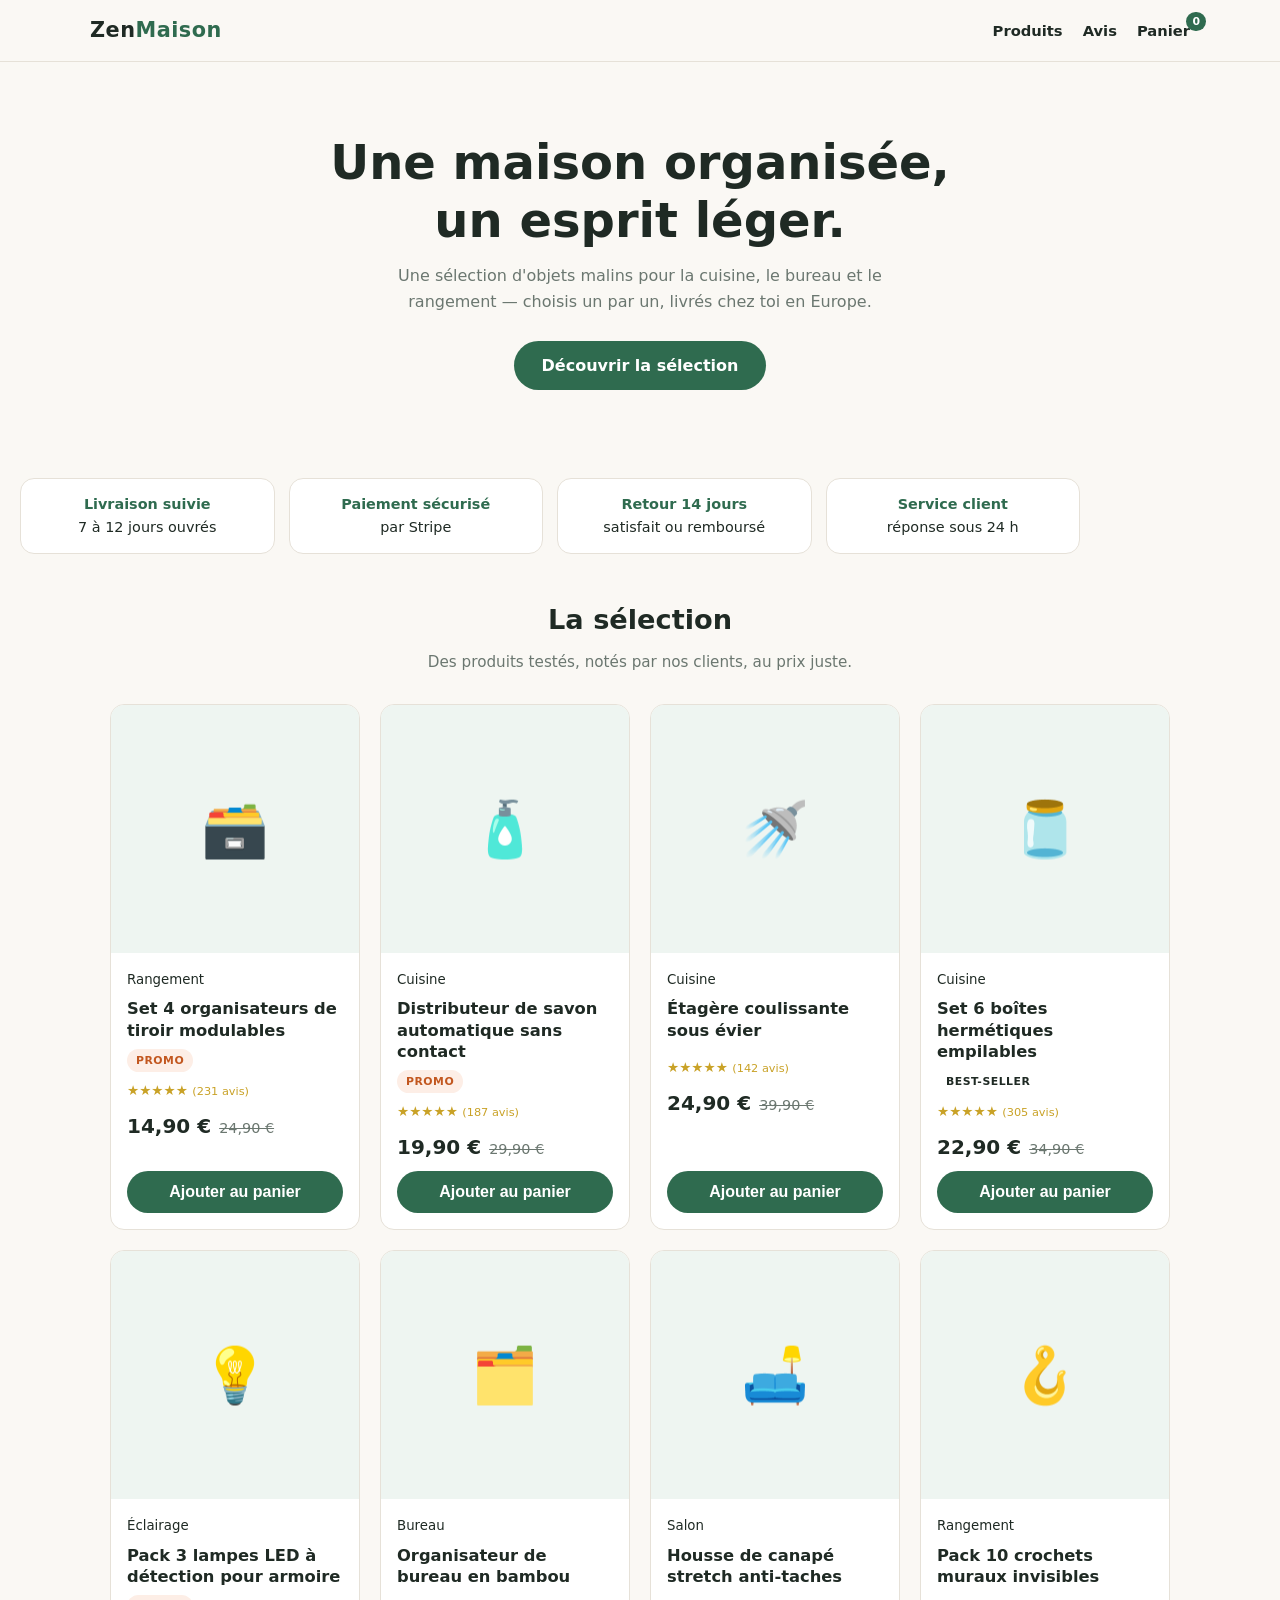
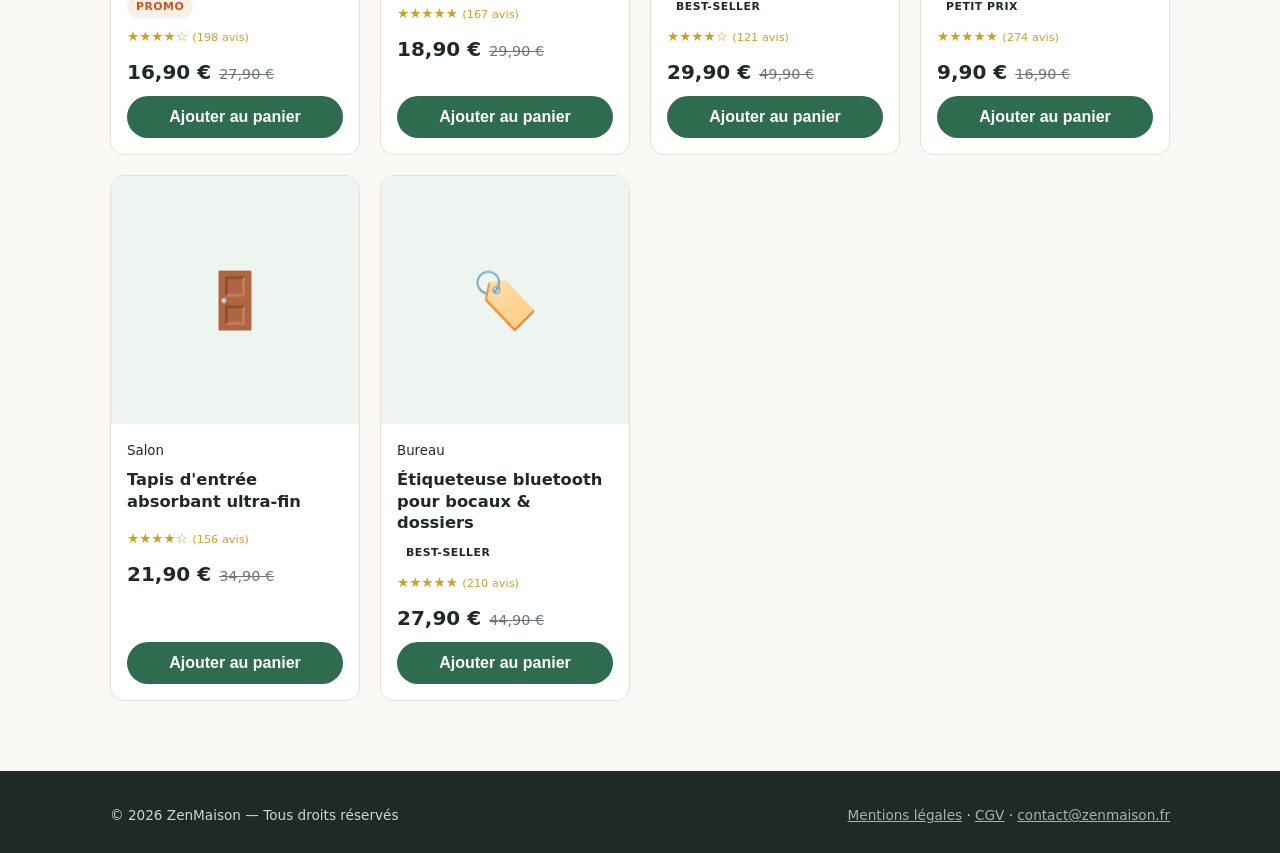
<file: index.html>
<!DOCTYPE html>
<html lang="fr">
<head>
  <meta charset="UTF-8">
  <meta name="viewport" content="width=device-width, initial-scale=1.0">
  <meta name="description" content="ZenMaison — l'essentiel pour une maison organisée : cuisine, bureau, rangement. Livraison Europe, paiement sécurisé Stripe.">
  <title>ZenMaison — L'essentiel pour une maison organisée</title>
  <link rel="stylesheet" href="style.css">
</head>
<body>

<header>
  <div class="conteneur barre">
    <div class="marque">Zen<span>Maison</span></div>
    <nav>
      <ul>
        <li><a href="#produits">Produits</a></li>
        <li><a href="#confiance">Avis</a></li>
        <li><a href="#" id="lien-panier">Panier <span id="compteur-panier">0</span></a></li>
      </ul>
    </nav>
  </div>
</header>

<section class="hero conteneur">
  <h1>Une maison organisée,<br>un esprit léger.</h1>
  <p>Une sélection d'objets malins pour la cuisine, le bureau et le rangement — choisis un par un, livrés chez toi en Europe.</p>
  <a class="btn" href="#produits">Découvrir la sélection</a>
</section>

<section class="conteneur confiance" id="confiance">
  <div><b>Livraison suivie</b><br>7 à 12 jours ouvrés</div>
  <div><b>Paiement sécurisé</b><br>par Stripe</div>
  <div><b>Retour 14 jours</b><br>satisfait ou remboursé</div>
  <div><b>Service client</b><br>réponse sous 24 h</div>
</section>

<main class="conteneur" id="produits">
  <h2 class="section-titre">La sélection</h2>
  <p class="section-sous">Des produits testés, notés par nos clients, au prix juste.</p>
  <div id="grille"></div>
</main>

<footer>
  <div class="conteneur pied">
    <div>© 2026 ZenMaison — Tous droits réservés</div>
    <div>
      <a href="mentions-legales.html">Mentions légales</a> ·
      <a href="cgv.html">CGV</a> ·
      <a href="mailto:contact@zenmaison.fr">contact@zenmaison.fr</a>
    </div>
  </div>
</footer>

<div id="overlay"></div>
<aside id="panier-tiroir" aria-label="Panier">
  <div class="tiroir-tete">
    <span>Votre panier</span>
    <button class="tiroir-fermer" id="btn-fermer" aria-label="Fermer">×</button>
  </div>
  <div id="tiroir-corps"></div>
  <div class="tiroir-pied">
    <div class="total-ligne"><span>Total</span><span id="total">0,00 €</span></div>
    <button class="btn" id="btn-stripe">Payer avec Stripe</button>
    <small style="color:var(--gris); text-align:center;">Paiement sécurisé — CB, Apple&nbsp;Pay, Google&nbsp;Pay</small>
  </div>
</aside>

<script src="config.js"></script>
<script src="app.js"></script>
</body>
</html>
</file>
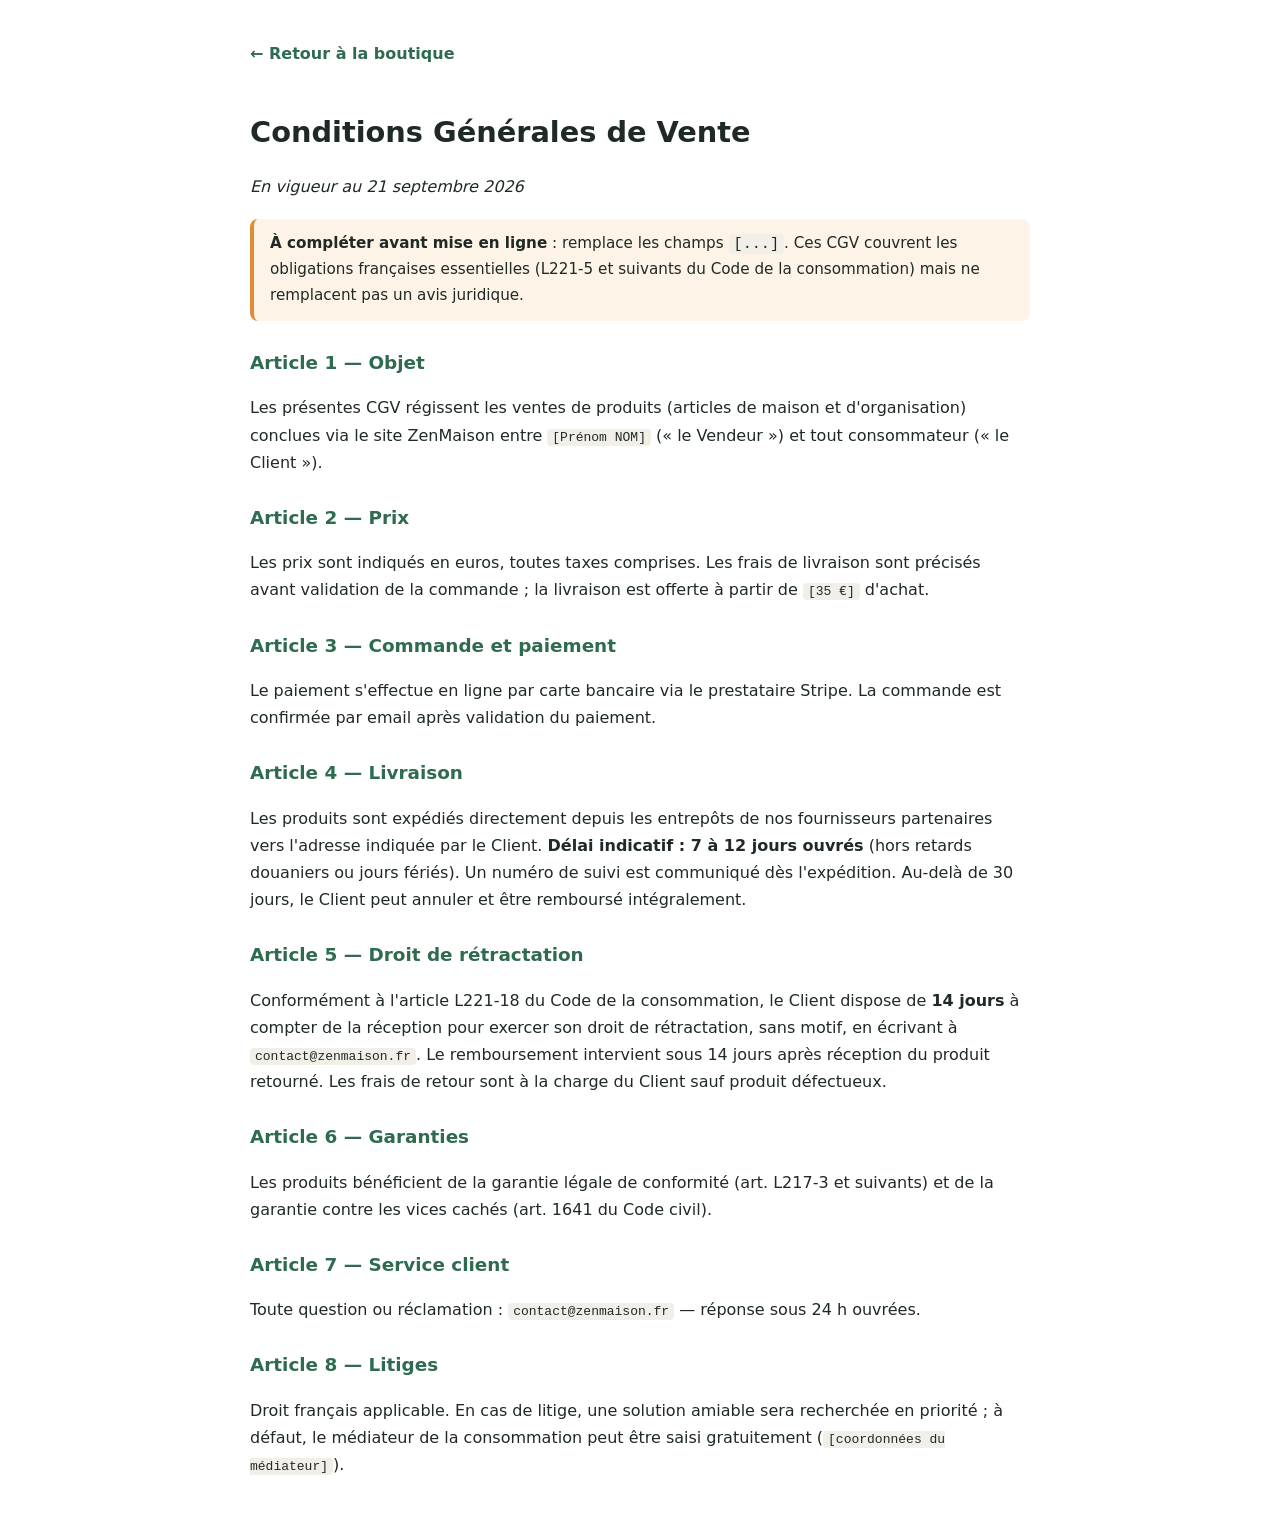
<file: cgv.html>
<!DOCTYPE html>
<html lang="fr">
<head>
  <meta charset="UTF-8">
  <meta name="viewport" content="width=device-width, initial-scale=1.0">
  <title>Conditions Générales de Vente — ZenMaison</title>
  <style>
    body { font-family: 'Segoe UI', system-ui, sans-serif; line-height: 1.7; color: #1f2a24; max-width: 780px; margin: 0 auto; padding: 40px 20px; }
    h1 { font-size: 1.8rem; margin-bottom: 6px; }
    h2 { font-size: 1.15rem; margin: 26px 0 8px; color: #2f6b4f; }
    .retour { display: inline-block; margin-bottom: 22px; color: #2f6b4f; text-decoration: none; font-weight: 600; }
    .avertissement { background: #fdf3e7; border-left: 4px solid #e08b3a; padding: 12px 16px; border-radius: 8px; margin: 18px 0; font-size: .95rem; }
    code { background: #f2efe9; padding: 1px 5px; border-radius: 4px; }
  </style>
</head>
<body>
  <a class="retour" href="index.html">← Retour à la boutique</a>
  <h1>Conditions Générales de Vente</h1>
  <p><em>En vigueur au 21 septembre 2026</em></p>

  <div class="avertissement">
    <strong>À compléter avant mise en ligne</strong> : remplace les champs
    <code>[...]</code>. Ces CGV couvrent les obligations françaises essentielles
    (L221-5 et suivants du Code de la consommation) mais ne remplacent pas un
    avis juridique.
  </div>

  <h2>Article 1 — Objet</h2>
  <p>Les présentes CGV régissent les ventes de produits (articles de maison et d'organisation) conclues via le site ZenMaison entre <code>[Prénom NOM]</code> (« le Vendeur ») et tout consommateur (« le Client »).</p>

  <h2>Article 2 — Prix</h2>
  <p>Les prix sont indiqués en euros, toutes taxes comprises. Les frais de livraison sont précisés avant validation de la commande ; la livraison est offerte à partir de <code>[35 €]</code> d'achat.</p>

  <h2>Article 3 — Commande et paiement</h2>
  <p>Le paiement s'effectue en ligne par carte bancaire via le prestataire Stripe. La commande est confirmée par email après validation du paiement.</p>

  <h2>Article 4 — Livraison</h2>
  <p>
    Les produits sont expédiés directement depuis les entrepôts de nos
    fournisseurs partenaires vers l'adresse indiquée par le Client.
    <strong>Délai indicatif : 7 à 12 jours ouvrés</strong> (hors retards
    douaniers ou jours fériés). Un numéro de suivi est communiqué dès
    l'expédition. Au-delà de 30 jours, le Client peut annuler et être remboursé
    intégralement.
  </p>

  <h2>Article 5 — Droit de rétractation</h2>
  <p>
    Conformément à l'article L221-18 du Code de la consommation, le Client
    dispose de <strong>14 jours</strong> à compter de la réception pour exercer
    son droit de rétractation, sans motif, en écrivant à
    <code>contact@zenmaison.fr</code>. Le remboursement intervient sous 14 jours
    après réception du produit retourné. Les frais de retour sont à la charge du
    Client sauf produit défectueux.
  </p>

  <h2>Article 6 — Garanties</h2>
  <p>Les produits bénéficient de la garantie légale de conformité (art. L217-3 et suivants) et de la garantie contre les vices cachés (art. 1641 du Code civil).</p>

  <h2>Article 7 — Service client</h2>
  <p>Toute question ou réclamation : <code>contact@zenmaison.fr</code> — réponse sous 24 h ouvrées.</p>

  <h2>Article 8 — Litiges</h2>
  <p>Droit français applicable. En cas de litige, une solution amiable sera recherchée en priorité ; à défaut, le médiateur de la consommation peut être saisi gratuitement (<code>[coordonnées du médiateur]</code>).</p>
</body>
</html>
</file>
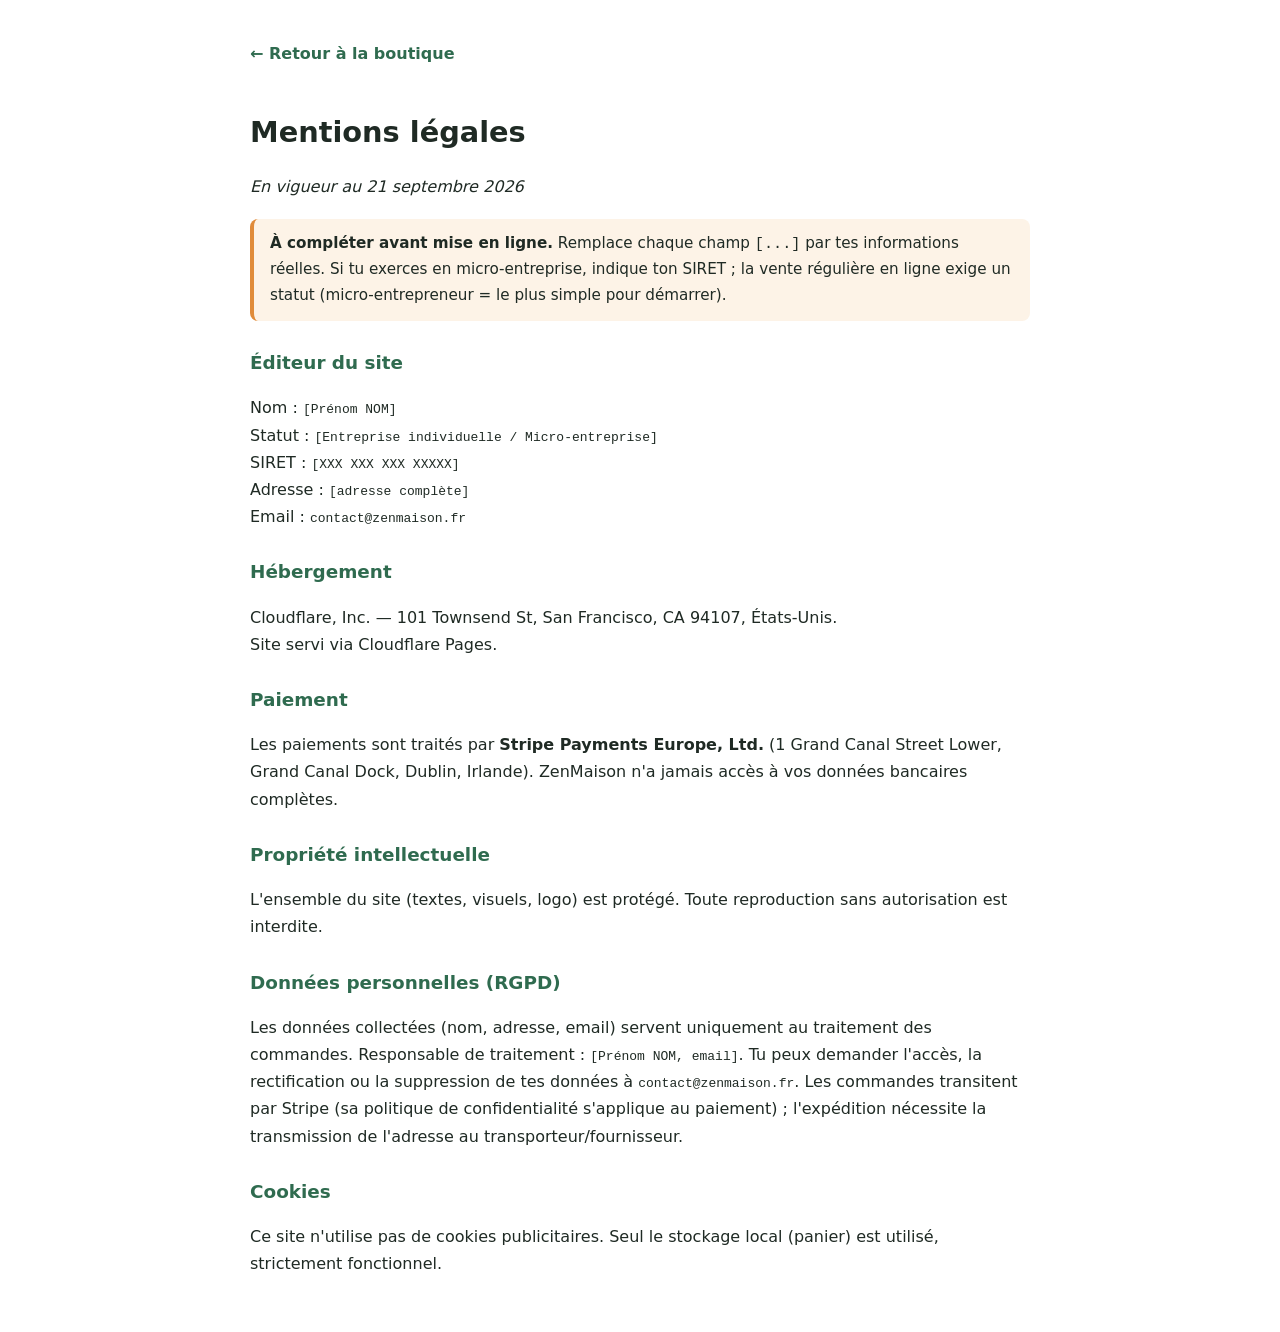
<file: mentions-legales.html>
<!DOCTYPE html>
<html lang="fr">
<head>
  <meta charset="UTF-8">
  <meta name="viewport" content="width=device-width, initial-scale=1.0">
  <title>Mentions légales — ZenMaison</title>
  <style>
    body { font-family: 'Segoe UI', system-ui, sans-serif; line-height: 1.7; color: #1f2a24; max-width: 780px; margin: 0 auto; padding: 40px 20px; }
    h1 { font-size: 1.8rem; margin-bottom: 6px; }
    h2 { font-size: 1.15rem; margin: 26px 0 8px; color: #2f6b4f; }
    .retour { display: inline-block; margin-bottom: 22px; color: #2f6b4f; text-decoration: none; font-weight: 600; }
    .avertissement { background: #fdf3e7; border-left: 4px solid #e08b3a; padding: 12px 16px; border-radius: 8px; margin: 18px 0; font-size: .95rem; }
  </style>
</head>
<body>
  <a class="retour" href="index.html">← Retour à la boutique</a>
  <h1>Mentions légales</h1>
  <p><em>En vigueur au 21 septembre 2026</em></p>

  <div class="avertissement">
    <strong>À compléter avant mise en ligne.</strong> Remplace chaque champ
    <code>[...]</code> par tes informations réelles. Si tu exerces en
    micro-entreprise, indique ton SIRET ; la vente régulière en ligne exige un
    statut (micro-entrepreneur = le plus simple pour démarrer).
  </div>

  <h2>Éditeur du site</h2>
  <p>
    Nom : <code>[Prénom NOM]</code><br>
    Statut : <code>[Entreprise individuelle / Micro-entreprise]</code><br>
    SIRET : <code>[XXX XXX XXX XXXXX]</code><br>
    Adresse : <code>[adresse complète]</code><br>
    Email : <code>contact@zenmaison.fr</code>
  </p>

  <h2>Hébergement</h2>
  <p>
    Cloudflare, Inc. — 101 Townsend St, San Francisco, CA 94107, États-Unis.<br>
    Site servi via Cloudflare Pages.
  </p>

  <h2>Paiement</h2>
  <p>
    Les paiements sont traités par <strong>Stripe Payments Europe, Ltd.</strong>
    (1 Grand Canal Street Lower, Grand Canal Dock, Dublin, Irlande).
    ZenMaison n'a jamais accès à vos données bancaires complètes.
  </p>

  <h2>Propriété intellectuelle</h2>
  <p>L'ensemble du site (textes, visuels, logo) est protégé. Toute reproduction sans autorisation est interdite.</p>

  <h2>Données personnelles (RGPD)</h2>
  <p>
    Les données collectées (nom, adresse, email) servent uniquement au traitement
    des commandes. Responsable de traitement : <code>[Prénom NOM, email]</code>.
    Tu peux demander l'accès, la rectification ou la suppression de tes données
    à <code>contact@zenmaison.fr</code>. Les commandes transitent par Stripe
    (sa politique de confidentialité s'applique au paiement) ; l'expédition
    nécessite la transmission de l'adresse au transporteur/fournisseur.
  </p>

  <h2>Cookies</h2>
  <p>Ce site n'utilise pas de cookies publicitaires. Seul le stockage local (panier) est utilisé, strictement fonctionnel.</p>
</body>
</html>
</file>
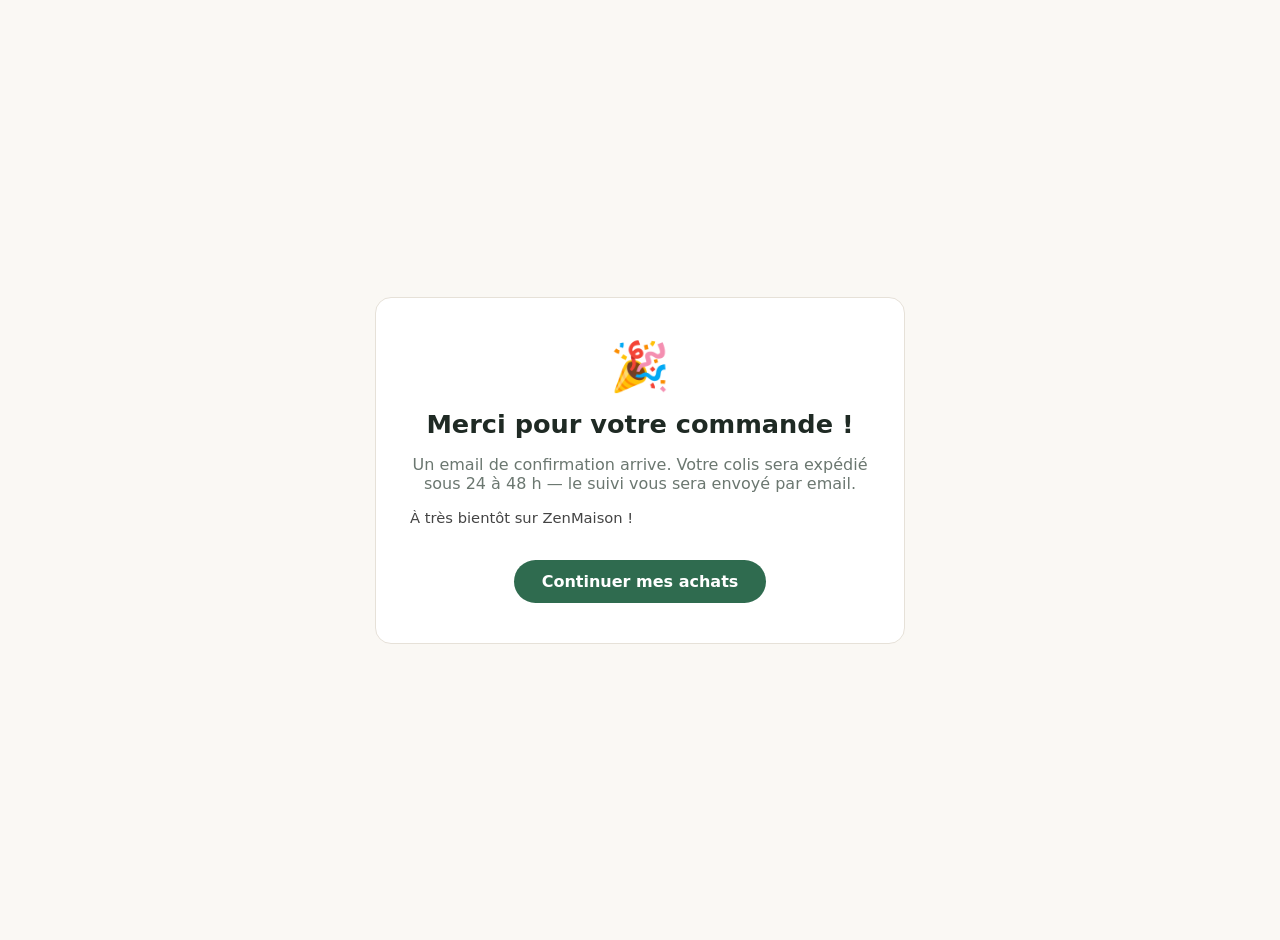
<file: merci.html>
<!DOCTYPE html>
<html lang="fr">
<head>
  <meta charset="UTF-8">
  <meta name="viewport" content="width=device-width, initial-scale=1.0">
  <title>Merci pour votre commande — ZenMaison</title>
  <style>
    body { font-family: 'Segoe UI', system-ui, sans-serif; background: #faf8f4; color: #1f2a24; display: grid; place-items: center; min-height: 100vh; margin: 0; text-align: center; padding: 20px; }
    .carte { background: #fff; border: 1px solid #e6e1d8; border-radius: 16px; padding: 40px 34px; max-width: 460px; }
    .carte h1 { font-size: 1.6rem; margin: 14px 0 8px; }
    .carte p { color: #6b7770; }
    .badge { font-size: 3rem; }
    .btn { display: inline-block; background: #2f6b4f; color: #fff; padding: 12px 28px; border-radius: 999px; text-decoration: none; font-weight: 600; margin-top: 18px; }
    #recap { margin: 16px 0; text-align: left; font-size: .92rem; color: #444; }
    #recap div { display: flex; justify-content: space-between; padding: 4px 0; border-bottom: 1px dashed #eee; }
  </style>
</head>
<body>
  <div class="carte">
    <div class="badge">🎉</div>
    <h1>Merci pour votre commande !</h1>
    <p>Un email de confirmation arrive. Votre colis sera expédié sous 24 à 48 h —
       le suivi vous sera envoyé par email.</p>
    <div id="recap"></div>
    <a class="btn" href="index.html">Continuer mes achats</a>
  </div>
  <script>
    // Récapitule le panier sauvegardé, puis le nettoie
    try {
      const panier = JSON.parse(localStorage.getItem('zenmaison_panier_v1') || '{}');
      const recap = document.getElementById('recap');
      const n = Object.values(panier).reduce((a, b) => a + b, 0);
      recap.innerHTML = n
        ? `<strong>${n} article${n > 1 ? 's' : ''}</strong> en route vers chez vous 📦`
        : 'À très bientôt sur ZenMaison !';
      localStorage.removeItem('zenmaison_panier_v1');
    } catch (e) {}
  </script>
</body>
</html>
</file>
<file: style.css>
:root {
  --vert: #2f6b4f;
  --vert-clair: #eef5f1;
  --encre: #1f2a24;
  --gris: #6b7770;
  --creme: #faf8f4;
  --blanc: #fff;
  --rayon: 14px;
}
* { margin: 0; padding: 0; box-sizing: border-box; }
body { font-family: 'Segoe UI', system-ui, sans-serif; color: var(--encre); background: var(--creme); line-height: 1.6; }
a { color: inherit; }
.conteneur { max-width: 1100px; margin: 0 auto; padding: 0 20px; }

/* Header */
header { position: sticky; top: 0; z-index: 50; background: rgba(250,248,244,.95); backdrop-filter: blur(8px); border-bottom: 1px solid #e6e1d8; }
.barre { display: flex; align-items: center; justify-content: space-between; padding: 14px 0; gap: 14px; }
.marque { font-weight: 700; font-size: 1.3rem; letter-spacing: .5px; white-space: nowrap; }
.marque span { color: var(--vert); }
nav ul { display: flex; gap: 20px; list-style: none; align-items: center; }
nav a { text-decoration: none; font-weight: 600; font-size: .92rem; }
nav a:hover { color: var(--vert); }
#lien-panier { position: relative; }
#compteur-panier { position: absolute; top: -10px; right: -16px; background: var(--vert); color: #fff; border-radius: 50%; font-size: .68rem; padding: 1px 6px; }

/* Hero */
.hero { text-align: center; padding: 72px 0 48px; }
.hero h1 { font-size: clamp(1.8rem, 4vw, 3rem); line-height: 1.2; max-width: 720px; margin: 0 auto 14px; }
.hero p { color: var(--gris); max-width: 540px; margin: 0 auto 26px; }
.btn { display: inline-flex; align-items: center; justify-content: center; gap: 8px; background: var(--vert); color: #fff; padding: 12px 28px; border-radius: 999px; text-decoration: none; font-weight: 600; border: none; cursor: pointer; font-size: 1rem; transition: transform .15s, box-shadow .15s; }
.btn:hover { transform: translateY(-2px); box-shadow: 0 8px 20px rgba(47,107,79,.25); }
.btn-desactive { opacity: .55; pointer-events: none; }

/* Confiance */
.confiance { display: grid; grid-template-columns: repeat(auto-fit, minmax(210px, 1fr)); gap: 14px; margin: 40px 0; }
.confiance div { background: var(--blanc); border: 1px solid #e6e1d8; border-radius: var(--rayon); padding: 14px; text-align: center; font-size: .9rem; }
.confiance b { color: var(--vert); }

/* Produits */
.section-titre { text-align: center; margin: 44px 0 8px; font-size: 1.7rem; }
.section-sous { text-align: center; color: var(--gris); margin-bottom: 30px; font-size: .95rem; }
#grille { display: grid; grid-template-columns: repeat(auto-fill, minmax(240px, 1fr)); gap: 20px; }
.carte { background: var(--blanc); border: 1px solid #e6e1d8; border-radius: var(--rayon); overflow: hidden; display: flex; flex-direction: column; transition: transform .15s, box-shadow .15s; }
.carte:hover { transform: translateY(-4px); box-shadow: 0 12px 26px rgba(0,0,0,.08); }
.visuel { aspect-ratio: 1; display: grid; place-items: center; font-size: 3.4rem; background: var(--vert-clair); }
.carte-corps { padding: 16px; display: flex; flex-direction: column; gap: 8px; flex: 1; }
.carte h3 { font-size: 1.02rem; line-height: 1.3; }
.etiquettes { display: flex; gap: 6px; flex-wrap: wrap; }
.etiquette { font-size: .68rem; font-weight: 700; text-transform: uppercase; letter-spacing: .5px; padding: 3px 9px; border-radius: 999px; }
.et-vente { background: #fdeee6; color: #c2571f; }
.et-pop { background: #e8f0fd; color: #2f5cc2; }
.note { color: #c9a227; font-size: .85rem; }
.prix-ligne { display: flex; align-items: baseline; gap: 8px; }
.prix { font-size: 1.25rem; font-weight: 700; }
.prix-barre { color: var(--gris); text-decoration: line-through; font-size: .9rem; }
.carte button { margin-top: auto; }

/* Footer */
footer { margin-top: 70px; background: var(--encre); color: #cfd6d1; padding: 34px 0 26px; }
.pied { display: flex; flex-wrap: wrap; gap: 18px; justify-content: space-between; align-items: center; font-size: .85rem; }
footer a { color: #9fb8aa; }

/* Panier (tiroir) */
#overlay { position: fixed; inset: 0; background: rgba(0,0,0,.4); opacity: 0; pointer-events: none; transition: opacity .2s; }
#overlay.ouvert { opacity: 1; pointer-events: auto; }
#panier-tiroir { position: fixed; top: 0; right: -430px; width: min(380px, 92vw); height: 100vh; background: var(--blanc); z-index: 100; transition: right .25s; display: flex; flex-direction: column; }
#panier-tiroir.ouvert { right: 0; }
.tiroir-tete { display: flex; justify-content: space-between; align-items: center; padding: 18px 20px; border-bottom: 1px solid #eee; font-weight: 700; font-size: 1.05rem; }
.tiroir-fermer { background: none; border: none; font-size: 1.5rem; cursor: pointer; color: var(--gris); }
#tiroir-corps { flex: 1; overflow-y: auto; padding: 16px 20px; display: flex; flex-direction: column; gap: 14px; }
.ligne-panier { display: grid; grid-template-columns: 44px 1fr auto; gap: 12px; align-items: center; }
.ligne-panier .mini { width: 44px; height: 44px; border-radius: 10px; background: var(--vert-clair); display: grid; place-items: center; font-size: 1.4rem; }
.ligne-panier small { color: var(--gris); }
.qte-boutons { display: flex; align-items: center; gap: 8px; }
.qte-boutons button { width: 26px; height: 26px; border-radius: 7px; border: 1px solid #ddd; background: #fff; cursor: pointer; font-weight: 700; }
.tiroir-pied { border-top: 1px solid #eee; padding: 16px 20px; display: flex; flex-direction: column; gap: 10px; }
.total-ligne { display: flex; justify-content: space-between; font-weight: 700; font-size: 1.1rem; }
.panier-vide { text-align: center; color: var(--gris); padding: 30px 0; }

@media (max-width: 640px) {
  nav ul { gap: 14px; }
  nav a { font-size: .85rem; }
  .hero { padding: 46px 0 30px; }
}
</file>
